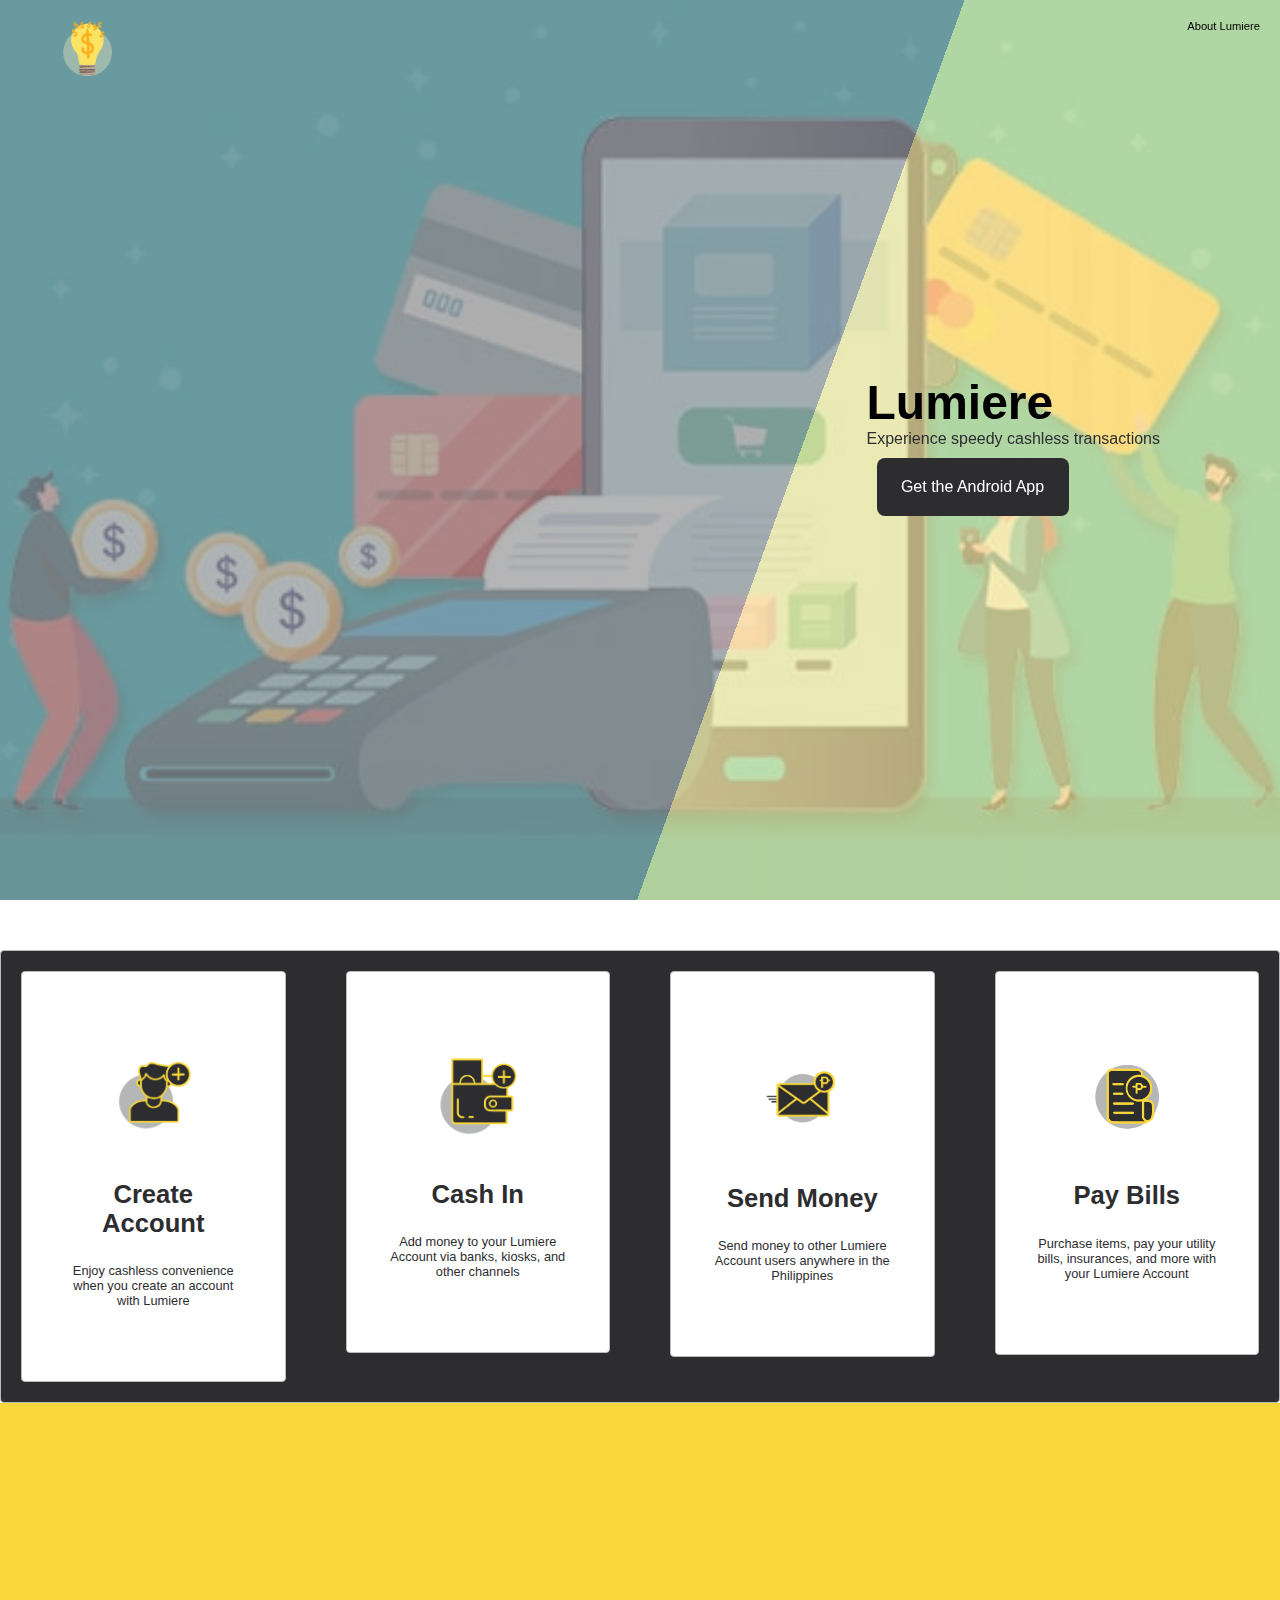
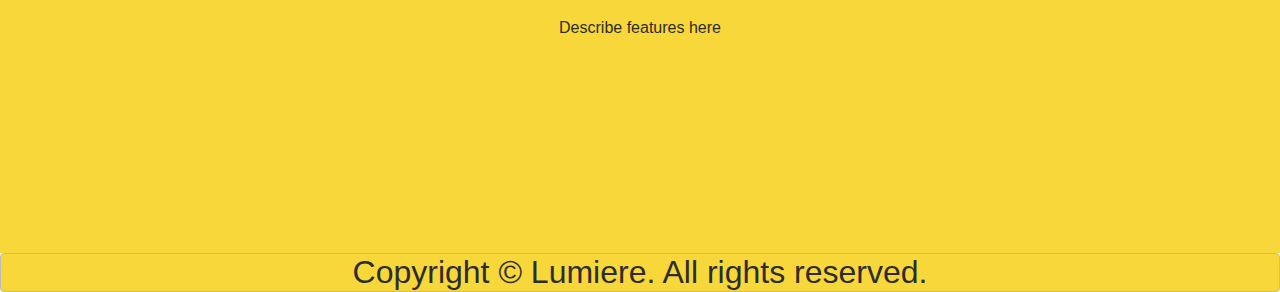
<file: index.html>
<!DOCTYPE html>
<html lang="en">
<head>
    <meta charset="UTF-8">
    <meta http-equiv="X-UA-Compatible" content="IE=edge">
    <meta name="viewport" content="width=device-width, initial-scale=1.0">
    <title>Lumiere</title>
    <link rel="stylesheet" href="./style.css">
</head>
<body>
    <nav class="nav sticky">
        <ul class="main-nav">
            <li class="push-right">
                <a href="index.html">
                    <img class="logo" src="images/logo.png">
                </a>
            </li>
            <li class="push"><a href="index.html">About Lumiere</a></li>
        </ul>
    </nav>
    
    <div style="position: relative">
        <div class="banner-image">
        </div>
        <div class="container background home-container">
            <div id="landing-page-left">
                <p class="banner-text" style="color: black;">
                    Lumiere
                </p>
                <p class="banner-desc">
                    Experience speedy cashless transactions
                </p>
                <a href="https://drive.google.com/file/d/1o2uN4-jSaQujQoSFctUycHFACgSP2H-k/view?usp=sharing" target="_blank">
                    <button class="btn">Get the Android App</button>
                </a>
            </div>
        </div>
    </div>
    <div style="background-color: white; height: 50px;"></div>
    <div class="zone main-color grid-wrapper">
        <a href="create_account.html">
            <div class="box zone">
                <img src="images/create-account.png" alt="create account"> 
                <p class="features"> Create Account </p>
                <p class="feature-desc">Enjoy cashless convenience when you create an account with Lumiere</p>
            </div>
        </a>
        <a href="cash_in.html">
            <div class="box zone">
                <img src="images/add-money.png" alt="cash in"> 
                <p class="features"> Cash In </p>
                <p class="feature-desc">Add money to your Lumiere Account via banks, kiosks, and other channels</p>
            </div>
        </a>
        <a href="send-money.html">
            <div class="box zone">
                <img src="images/send-money.png" alt="send money"> 
                <p class="features"> Send Money </p>
                <p class="feature-desc">Send money to other Lumiere Account users anywhere in the Philippines</p>
            </div>
        </a>
        <a href="pay_bills.html">
            <div class="box zone">
                <img src="images/pay-bills.png" alt="pay bills"> 
                <p class="features"> Pay Bills </p>
                <p class="feature-desc">Purchase items, pay your utility bills, insurances, and more with your Lumiere Account</p>
            </div>
        </a>
    </div>
    <div class="container secondary-color">
        <p>Describe features here</p>
    </div>
    <footer class="zone secondary-color">Copyright &copy; Lumiere. All rights reserved. </footer>
</body>
</html>
</file>
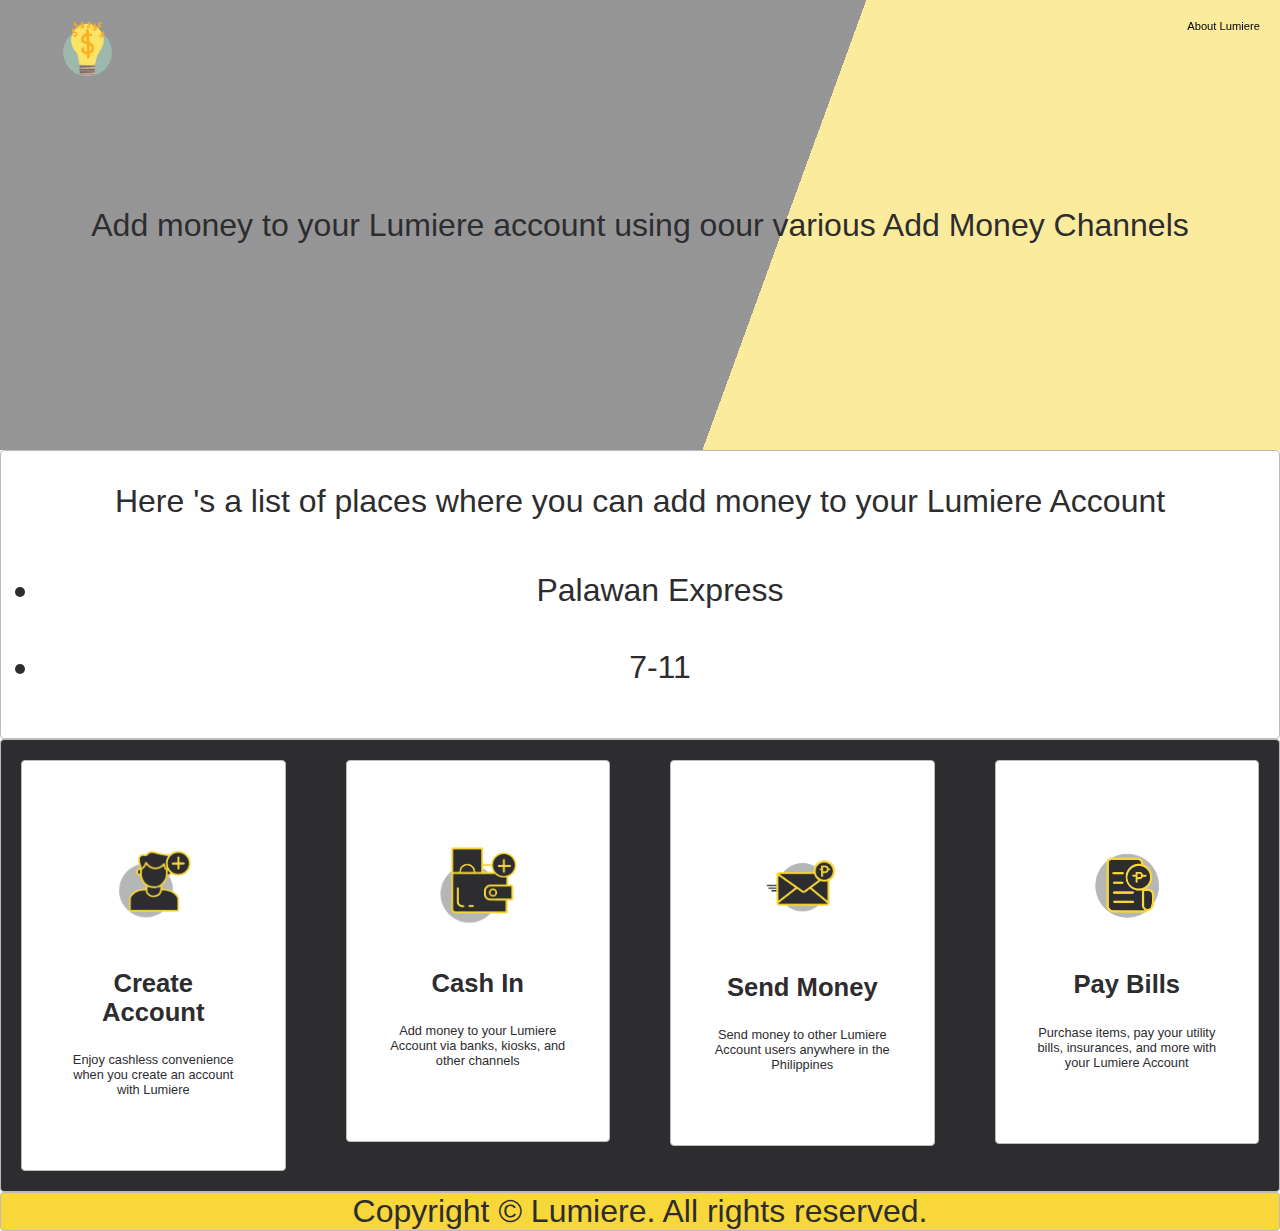
<file: cash_in.html>
<!DOCTYPE html>
<html lang="en">
<head>
    <meta charset="UTF-8">
    <meta http-equiv="X-UA-Compatible" content="IE=edge">
    <meta name="viewport" content="width=device-width, initial-scale=1.0">
    <title>Lumiere - Cash In</title>
    <link rel="stylesheet" href="./style.css">
</head>
<body>
    <nav class="nav sticky">
        <ul class="main-nav">
            <li class="push-right">
                <a href="index.html">
                    <img class="logo" src="images/logo.png">
                </a>
            </li>
            <li class="push"><a href="index.html">About Lumiere</a></li>
        </ul>
    </nav>
    <div class="container background">
        <p class="header-text">
            Add money to your Lumiere account using oour various Add Money Channels
        </p>
    </div>
    <div class="zone white">
       <div>
            <p>
                Here &apos;s a list of places where you can add money to your Lumiere Account
            </p>
       </div>
        <div class="right">
            <ul>
                <li>Palawan Express</li>
                <li>7-11</li>
            </ul>
        </div>
    </div>
    <div class="zone main-color grid-wrapper">
        <a href="create_account.html">
            <div class="box zone">
                <img src="images/create-account.png" alt="create account"> 
                <p class="features"> Create Account </p>
                <p class="feature-desc">Enjoy cashless convenience when you create an account with Lumiere</p>
            </div>
        </a>
        <a href="cash_in.html">
            <div class="box zone">
                <img src="images/add-money.png" alt="cash in"> 
                <p class="features"> Cash In </p>
                <p class="feature-desc">Add money to your Lumiere Account via banks, kiosks, and other channels</p>
            </div>
        </a>
        <a href="send-money.html">
            <div class="box zone">
                <img src="images/send-money.png" alt="send money"> 
                <p class="features"> Send Money </p>
                <p class="feature-desc">Send money to other Lumiere Account users anywhere in the Philippines</p>
            </div>
        </a>
        <a href="pay_bills.html">
            <div class="box zone">
                <img src="images/pay-bills.png" alt="pay bills"> 
                <p class="features"> Pay Bills </p>
                <p class="feature-desc">Purchase items, pay your utility bills, insurances, and more with your Lumiere Account</p>
            </div>
        </a>
    </div>
    <footer class="zone secondary-color">Copyright &copy; Lumiere. All rights reserved. </footer>
</body>
</html>
</file>
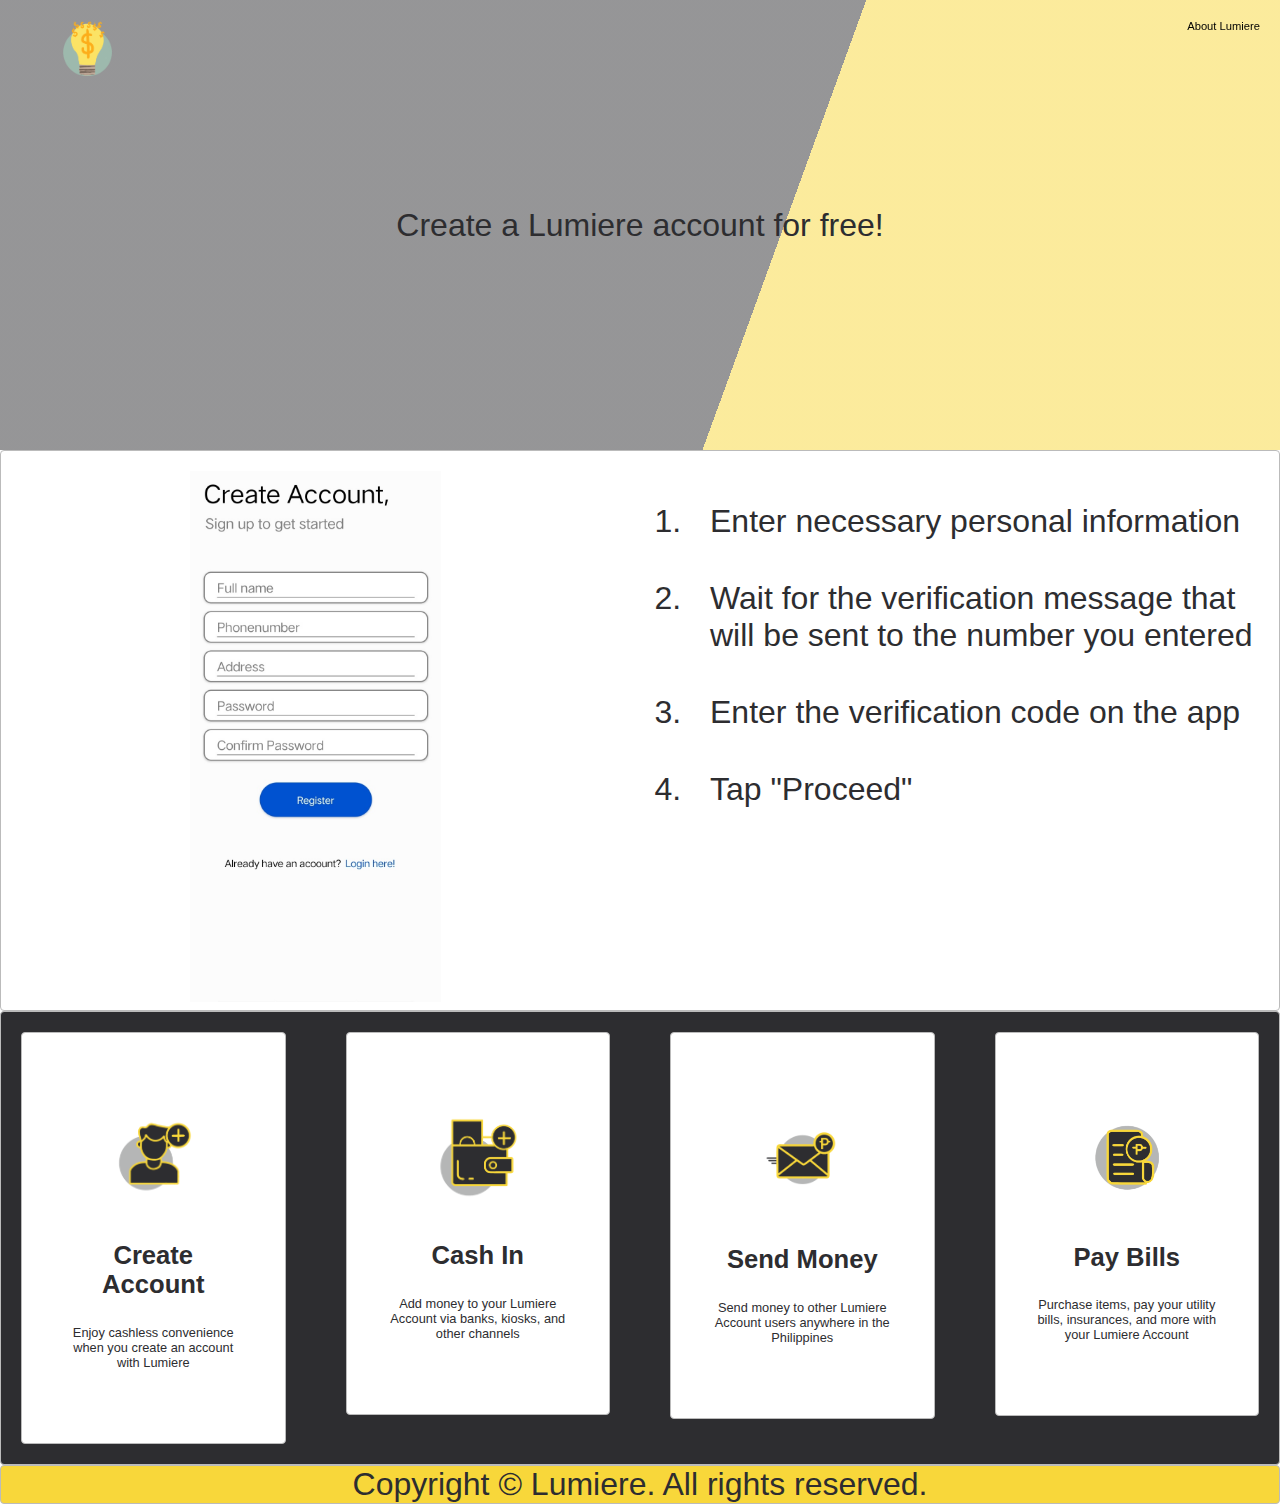
<file: create_account.html>
<!DOCTYPE html>
<html lang="en">
<head>
    <meta charset="UTF-8">
    <meta http-equiv="X-UA-Compatible" content="IE=edge">
    <meta name="viewport" content="width=device-width, initial-scale=1.0">
    <title>Lumiere - Create Account</title>
    <link rel="stylesheet" href="./style.css">
</head>
<body>
    <nav class="nav sticky">
        <ul class="main-nav">
            <li class="push-right">
                <a href="index.html">
                    <img class="logo" src="images/logo.png">
                </a>
            </li>
            <li class="push"><a href="index.html">About Lumiere</a></li>
        </ul>
    </nav>
    <div class="container background">
        <p class="header-text">
            Create a Lumiere account for free!
        </p>
    </div>
    <div class="zone white grid-wrapper-sub">
        <div class="right">
            <div class="screenshot">
                    <img src="images/create-account1.jpg" alt="create-account">
            </div>
        </div>
        <div class="left">
            <div class="contents">
                <ol class="steps">
                    <li>Enter necessary personal information</li>
                    <li>Wait for the verification message that will be sent to the number you entered</li>
                    <li>Enter the verification code on the app</li>
                    <li>Tap &quot;Proceed&quot;</li>
                </ol>
            </div>
        </div>
    </div>
    <div class="zone main-color grid-wrapper">
        <a href="create_account.html">
            <div class="box zone">
                <img src="images/create-account.png" alt="create account"> 
                <p class="features"> Create Account </p>
                <p class="feature-desc">Enjoy cashless convenience when you create an account with Lumiere</p>
            </div>
        </a>
        <a href="cash_in.html">
            <div class="box zone">
                <img src="images/add-money.png" alt="cash in"> 
                <p class="features"> Cash In </p>
                <p class="feature-desc">Add money to your Lumiere Account via banks, kiosks, and other channels</p>
            </div>
        </a>
        <a href="send-money.html">
            <div class="box zone">
                <img src="images/send-money.png" alt="send money"> 
                <p class="features"> Send Money </p>
                <p class="feature-desc">Send money to other Lumiere Account users anywhere in the Philippines</p>
            </div>
        </a>
        <a href="pay_bills.html">
            <div class="box zone">
                <img src="images/pay-bills.png" alt="pay bills"> 
                <p class="features"> Pay Bills </p>
                <p class="feature-desc">Purchase items, pay your utility bills, insurances, and more with your Lumiere Account</p>
            </div>
        </a>
    </div>
    <footer class="zone secondary-color">Copyright &copy; Lumiere. All rights reserved. </footer>
</body>
</html>
</file>
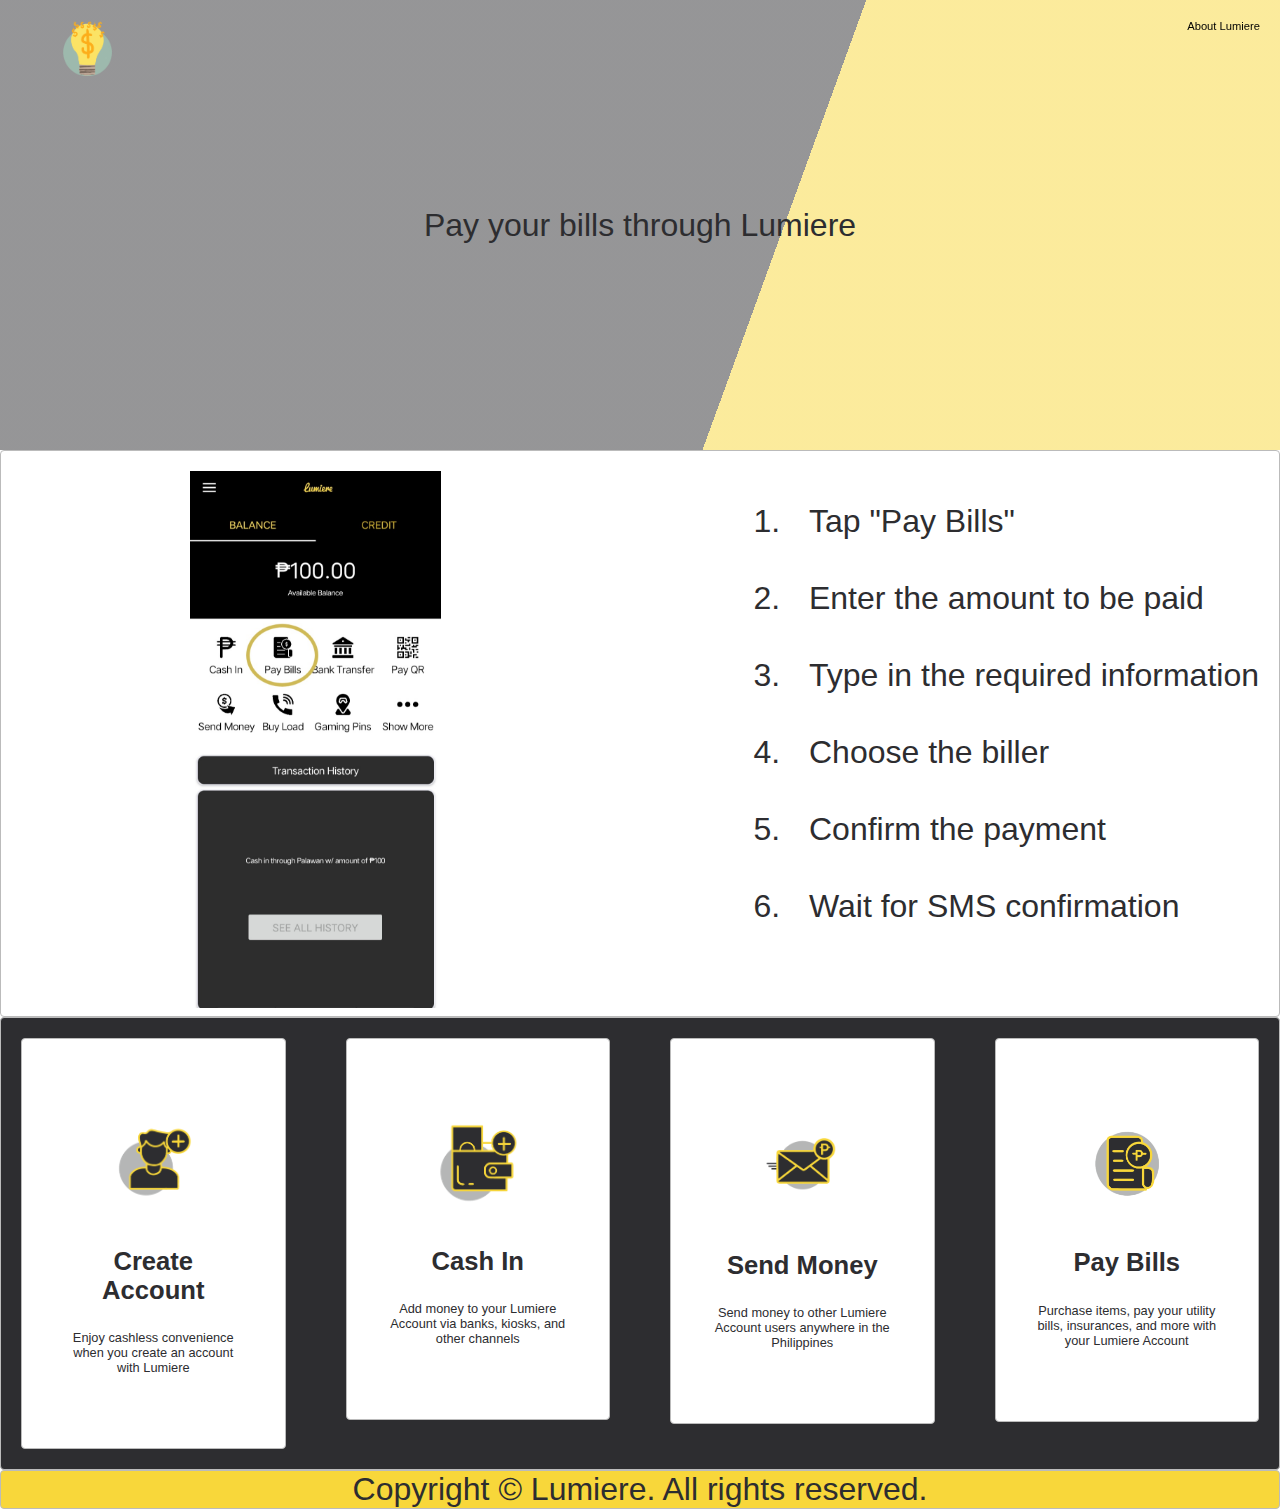
<file: pay_bills.html>
<!DOCTYPE html>
<html lang="en">
<head>
    <meta charset="UTF-8">
    <meta http-equiv="X-UA-Compatible" content="IE=edge">
    <meta name="viewport" content="width=device-width, initial-scale=1.0">
    <title>Lumiere - Add Money</title>
    <link rel="stylesheet" href="./style.css">
</head>
<body>
    <nav class="nav sticky">
        <ul class="main-nav">
            <li class="push-right">
                <a href="index.html">
                    <img class="logo" src="images/logo.png">
                </a>
            </li>
            <li class="push"><a href="index.html">About Lumiere</a></li>
        </ul>
    </nav>
    <div class="container background">
        <p class="header-text">
            Pay your bills through Lumiere
        </p>
    </div>
    <div class="zone white grid-wrapper-sub">
        <div class="right">
            <div class="screenshot">
                    <img src="images/paybills1.jpg" alt="pay bills step 1">
            </div>
        </div>
        <div class="left">
            <div class="contents">
                <ol class="steps">
                    <li>Tap &quot;Pay Bills&quot;</li>
                    <li>Enter the amount to be paid</li>
                    <li>Type in the required information</li>
                    <li>Choose the biller</li>
                    <li>Confirm the payment</li>
                    <li>Wait for SMS confirmation</li>
                </ol>
            </div>
        </div>
    </div>
    <div class="zone main-color grid-wrapper">
        <a href="create_account.html">
            <div class="box zone">
                <img src="images/create-account.png" alt="create account"> 
                <p class="features"> Create Account </p>
                <p class="feature-desc">Enjoy cashless convenience when you create an account with Lumiere</p>
            </div>
        </a>
        <a href="cash_in.html">
            <div class="box zone">
                <img src="images/add-money.png" alt="cash in"> 
                <p class="features"> Cash In </p>
                <p class="feature-desc">Add money to your Lumiere Account via banks, kiosks, and other channels</p>
            </div>
        </a>
        <a href="send-money.html">
            <div class="box zone">
                <img src="images/send-money.png" alt="send money"> 
                <p class="features"> Send Money </p>
                <p class="feature-desc">Send money to other Lumiere Account users anywhere in the Philippines</p>
            </div>
        </a>
        <a href="pay_bills.html">
            <div class="box zone">
                <img src="images/pay-bills.png" alt="pay bills"> 
                <p class="features"> Pay Bills </p>
                <p class="feature-desc">Purchase items, pay your utility bills, insurances, and more with your Lumiere Account</p>
            </div>
        </a>
    </div>
    <footer class="zone secondary-color">Copyright &copy; Lumiere. All rights reserved. </footer>
</body>
</html>
</file>
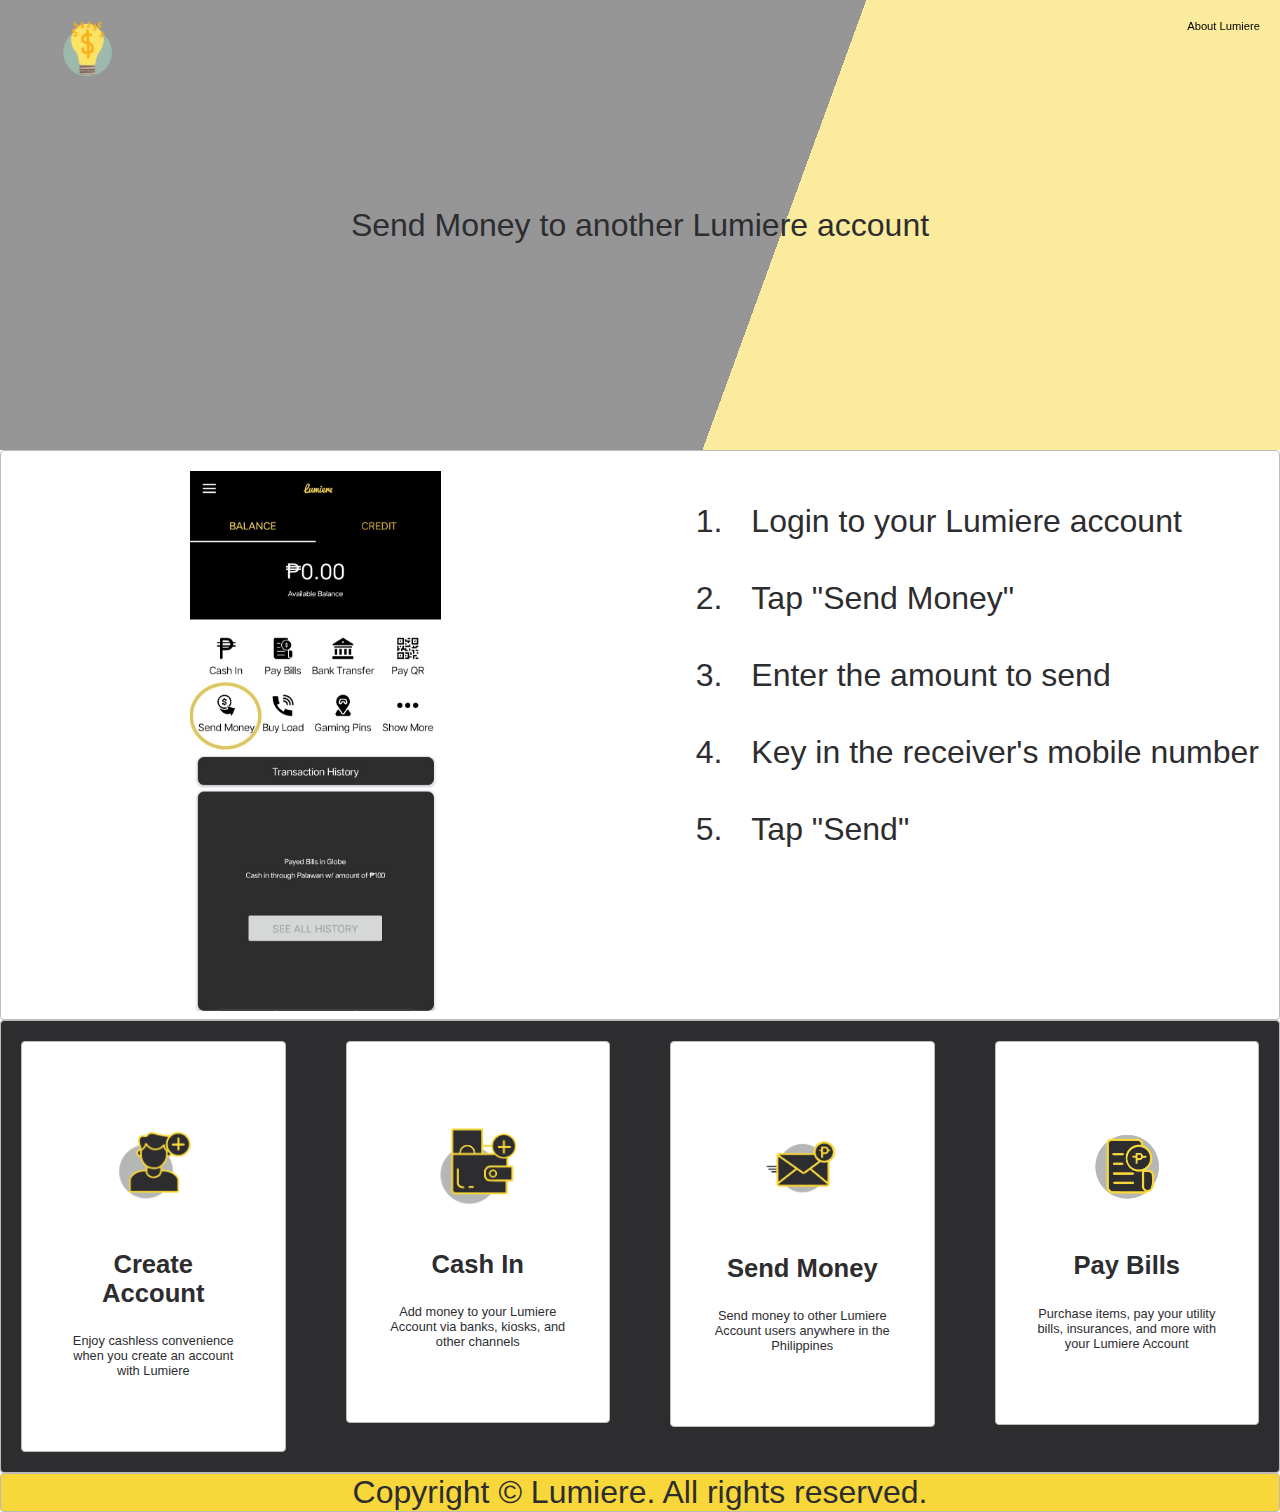
<file: send-money.html>
<!DOCTYPE html>
<html lang="en">
<head>
    <meta charset="UTF-8">
    <meta http-equiv="X-UA-Compatible" content="IE=edge">
    <meta name="viewport" content="width=device-width, initial-scale=1.0">
    <title>Lumiere - Send Money</title>
    <link rel="stylesheet" href="./style.css">
</head>
<body>
    <nav class="nav sticky">
        <ul class="main-nav">
            <li class="push-right">
                <a href="index.html">
                    <img class="logo" src="images/logo.png">
                </a>
            </li>
            <li class="push"><a href="index.html">About Lumiere</a></li>
        </ul>
    </nav>
    <div class="container background">
        <p class="header-text">
            Send Money to another Lumiere account
        </p>
    </div>
    <div class="zone white grid-wrapper-sub">
        <div class="right">
            <div class="screenshot">
                    <img src="images/send-money1.jpg" alt="send-money">
            </div>
        </div>
        <div class="left">
            <div class="contents">
                <ol class="steps">
                    <li>Login to your Lumiere account</li>
                    <li>Tap &quot;Send Money&quot;</li>
                    <li>Enter the amount to send</li>
                    <li>Key in the receiver's mobile number</li>
                    <li>Tap &quot;Send&quot;</li>
                </ol>
            </div>
        </div>
    </div>
    <div class="zone main-color grid-wrapper">
        <a href="create_account.html">
            <div class="box zone">
                <img src="images/create-account.png" alt="create account"> 
                <p class="features"> Create Account </p>
                <p class="feature-desc">Enjoy cashless convenience when you create an account with Lumiere</p>
            </div>
        </a>
        <a href="cash_in.html">
            <div class="box zone">
                <img src="images/add-money.png" alt="cash in"> 
                <p class="features"> Cash In </p>
                <p class="feature-desc">Add money to your Lumiere Account via banks, kiosks, and other channels</p>
            </div>
        </a>
        <a href="send-money.html">
            <div class="box zone">
                <img src="images/send-money.png" alt="send money"> 
                <p class="features"> Send Money </p>
                <p class="feature-desc">Send money to other Lumiere Account users anywhere in the Philippines</p>
            </div>
        </a>
        <a href="pay_bills.html">
            <div class="box zone">
                <img src="images/pay-bills.png" alt="pay bills"> 
                <p class="features"> Pay Bills </p>
                <p class="feature-desc">Purchase items, pay your utility bills, insurances, and more with your Lumiere Account</p>
            </div>
        </a>
    </div>
    <footer class="zone secondary-color">Copyright &copy; Lumiere. All rights reserved. </footer>
</body>
</html>
</file>
<file: style.css>
body {
    margin: auto 0;
    font-family: "Pacifico", Arial;
    color:  #2D2D30;
}

.zone {
    cursor:pointer;
    /* display:inline-block; */
    text-align: center;
    font-size:2em;
    border-radius:4px;
    border:1px solid #bbb;
    transition: all 0.3s linear;
    color:  #2D2D30;
}

.zone:hover {
    -webkit-box-shadow:rgba(248, 215, 58, 0.8) 0px 5px 15px, inset rgba(248, 215, 58, 0.15) 0px -10px 20px;
    -moz-box-shadow:rgba(248, 215, 58, 0.8) 0px 5px 15px, inset rgba(248, 215, 58, 0.15) 0px -10px 20px;
    -o-box-shadow:rgba(248, 215, 58, 0.8) 0px 5px 15px, inset rgba(248, 215, 58, 0.15) 0px -10px 20px;
    box-shadow:rgba(248, 215, 58, 0.8) 0px 5px 15px, inset rgba(248, 215, 58, 0.15) 0px -10px 20px;
}

/* nav */
.sticky {
    position: fixed;
    top: 0;
    width: 100%;
    z-index: 1;
}
.main-nav {
    display: flex;
    list-style: none;
    font-size: 0.7em;
    margin: 0;
    position: relative;
    z-index: 1;
}

@media only screen and (max-width: 600px) {
    .main-nav {
        font-size: 0.5em;
        padding: 0;
    }
}

.push {
    margin-left: auto;
}

.logo{
    width: 10%;
    padding: 0;
}

.push-right {
    margin-right: auto;
}

li {
    padding: 20px;
}

a {
    color: #000000;
    text-decoration: none;
}

.background {
    background: -webkit-linear-gradient(110deg, rgba(45, 45, 48, 0.5) 60%, rgba(248, 215, 58, 0.5)  60%);
    background: linear-gradient(110deg, rgba(45, 45, 48, 0.5) 60%, rgba(248, 215, 58, 0.5)  60%);
}

.banner-image {
    display: flex;
    height: 100vh;
    width: 100%;
    position: absolute;
    background-image: url("images/banner.jpeg");
    background-repeat: no-repeat;
    background-size: cover;
    background-position: center;
    opacity: 0.3;
}

/* COVER STYLE */
.container {
    display: flex;
    align-items: center;
    justify-content: center;
    height: 50vh;
}

.home-container {
    height: 100vh;
    z-index: 9;
}

.cover {
    width: 15rem;
}

/* PROJECT GRID */
.grid-wrapper {
    display: grid;
    grid-gap: 20px;
    grid-template-columns: repeat(auto-fill, minmax(300px, 1fr));
}

.grid-wrapper-sub {
    display:grid;
    grid-gap: 20px;
    grid-template-columns: repeat(auto-fill, minmax(500px, 1fr));
}

.box > img {
    margin-top: 20px;
    width: 50%;    
}

.box {
    padding: 60px 40px;
    background-color: rgb(255, 255, 255);
    margin: 20px;
}

#landing-page-left {
    margin-left: auto;
    padding-right: 120px;
    z-index: 9;
}

.banner-text {
    font-size: 3em;
    font-weight: bold;
    margin: 0;
}

.banner-desc {
    font-size: 1em;
    margin: 0;
}

.header-text {
    font-size: 2em;
    padding: 0;
}

.features {
    font-size: 40%;
    font-weight: bold;
}

.feature-desc{
    font-size: 20%;
}

.btn {
    background-color:#2D2D30;
    color:#FFFFFF;
    border-radius: 8px;
    font-size: 1rem;
    padding: 20px;
    border-width: 0px;
    margin: 10px;
    width:12em;
}

.btn:hover {
    cursor: pointer;
    background-color:#F8D73A;
    color:  #2D2D30;
    -webkit-transform: scale(1.1);
    -moz-transform: scale(1.1);
    -o-transform: scale(1.1);
    transform: scale(1.1);
}

@media only screen and (max-width: 600px){
    .btn {
        background-color: #F8D73A;
        color:#000000;
        border-radius: 8px;
        font-size: 1rem;
        padding: 20px;
        border-width: 0px;
        margin: 10px;
        width:12em;
    }

    .btn:hover {
        cursor: pointer;
        background-color:#2D2D30;
        color: #FFFFFF;
        -webkit-transform: scale(1.1);
        -moz-transform: scale(1.1);
        -o-transform: scale(1.1);
        transform: scale(1.1);
    }
}


.left{
    margin-left: auto;
}

.right {
    margin-right: auto;
}

.screenshot > img {
    margin-top: 20px;
    width: 40%;    
}

.contents {
    font-size: 1em;
    text-align: left;
}

footer {
    text-align: center;
}

.main-color{
    background: #2D2D30;
}

.secondary-color {
    background: #F8D73A;
}

.white {
    background:  #ffffff;
}
</file>
